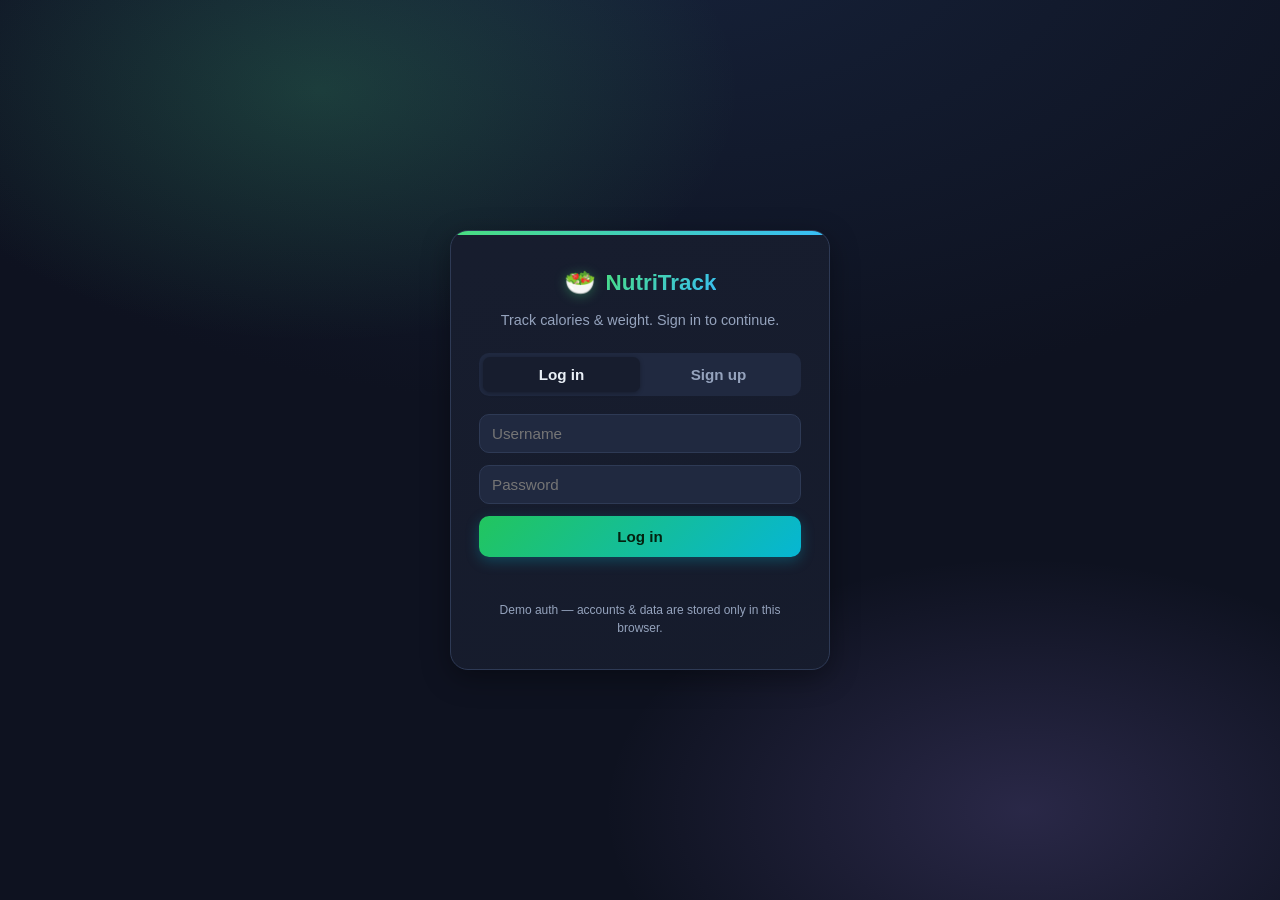
<file: index.html>
<!DOCTYPE html>
<html lang="en">
<head>
  <meta charset="UTF-8" />
  <meta name="viewport" content="width=device-width, initial-scale=1.0" />
  <title>NutriTrack — Calorie &amp; Weight Tracker</title>
  <link rel="stylesheet" href="styles.css" />
</head>
<body>
  <!-- ===== Auth screen ===== -->
  <div id="authScreen" class="auth-screen">
    <div class="auth-card">
      <div class="auth-brand"><span class="logo">🥗</span><h1>NutriTrack</h1></div>
      <p class="auth-tagline">Track calories &amp; weight. Sign in to continue.</p>

      <div class="auth-tabs">
        <button class="auth-tab active" data-tab="login">Log in</button>
        <button class="auth-tab" data-tab="signup">Sign up</button>
      </div>

      <form id="loginForm" class="auth-form">
        <input type="text" id="loginUser" placeholder="Username" autocomplete="username" required />
        <input type="password" id="loginPass" placeholder="Password" autocomplete="current-password" required />
        <button type="submit" class="primary-btn wide">Log in</button>
        <p class="auth-error" id="loginError"></p>
      </form>

      <form id="signupForm" class="auth-form hidden">
        <input type="text" id="signupUser" placeholder="Username" autocomplete="username" required />
        <input type="password" id="signupPass" placeholder="Password (min 6 chars)" autocomplete="new-password" required />
        <input type="password" id="signupPass2" placeholder="Confirm password" autocomplete="new-password" required />
        <button type="submit" class="primary-btn wide">Create account</button>
        <p class="auth-error" id="signupError"></p>
      </form>

      <p class="auth-note">Demo auth — accounts &amp; data are stored only in this browser.</p>
    </div>
  </div>

  <!-- ===== App ===== -->
  <div id="app" class="hidden">
    <!-- Notification toast (login greeting, save errors, etc.) -->
    <div id="toast" class="toast hidden" role="status" aria-live="polite">
      <span class="toast-ico" id="toastIco">👋</span>
      <span class="toast-text" id="toastText"></span>
      <button class="toast-close" id="toastClose" aria-label="Dismiss">×</button>
    </div>

    <header class="topbar">
      <div class="brand">
        <span class="logo">🥗</span>
        <h1>NutriTrack</h1>
      </div>
      <div class="date-nav">
        <button id="prevDay" class="icon-btn" aria-label="Previous day">‹</button>
        <input type="date" id="datePicker" />
        <button id="nextDay" class="icon-btn" aria-label="Next day">›</button>
        <button id="todayBtn" class="ghost-btn">Today</button>
      </div>
      <div class="user-chip">
        <span class="avatar" id="userAvatar">U</span>
        <span id="userName">user</span>
        <button id="logoutBtn" class="ghost-btn">Log out</button>
      </div>
    </header>

    <!-- Tab navigation -->
    <nav class="tabbar" id="tabbar">
      <button class="tab-btn active" data-tab="today"><span class="tab-ico">📅</span>Today</button>
      <button class="tab-btn" data-tab="analytics"><span class="tab-ico">📈</span>Analytics</button>
      <button class="tab-btn" data-tab="settings"><span class="tab-ico">⚙️</span>Settings</button>
    </nav>

    <main>
      <!-- ===== TODAY ===== -->
      <section class="tab-panel active" id="tab-today">
        <!-- Summary cards -->
        <div class="cards">
          <div class="card">
            <div class="card-label">Consumed</div>
            <div class="card-value"><span id="consumed">0</span><span class="unit">kcal</span></div>
          </div>
          <div class="card">
            <div class="card-label">Goal</div>
            <div class="card-value"><span id="goalValue">2000</span><span class="unit">kcal</span></div>
          </div>
          <div class="card">
            <div class="card-label">Remaining</div>
            <div class="card-value"><span id="remaining">2000</span><span class="unit">kcal</span></div>
          </div>
          <div class="card progress-card">
            <div class="card-label">Daily progress</div>
            <div class="progress-track"><div id="progressBar" class="progress-fill"></div></div>
            <div id="progressText" class="progress-text">0%</div>
          </div>
        </div>

        <div class="columns">
          <!-- Food log -->
          <section class="panel">
            <h2>Food log</h2>
            <form id="foodForm" class="inline-form">
              <input type="text" id="foodName" placeholder="Food (e.g. Banana)" required />
              <input type="number" id="foodCals" placeholder="kcal" min="0" step="1" required />
              <button type="submit" class="primary-btn">Add</button>
            </form>
            <ul id="foodList" class="entry-list"></ul>
            <p id="foodEmpty" class="empty">No food logged for this day yet.</p>
          </section>

          <!-- Weight & BMI -->
          <section class="panel">
            <h2>Weight</h2>
            <form id="weightForm" class="inline-form">
              <input type="number" id="weightValue" placeholder="Weight" min="0" step="0.1" required />
              <select id="weightUnit">
                <option value="kg">kg</option>
                <option value="lb">lb</option>
              </select>
              <button type="submit" class="primary-btn">Log</button>
            </form>

            <div class="weight-stats">
              <div><span class="stat-num" id="latestWeight">—</span><span class="stat-cap">Latest</span></div>
              <div><span class="stat-num" id="weightChange">—</span><span class="stat-cap">Change</span></div>
            </div>

            <!-- BMI gauge -->
            <div class="bmi-card">
              <div class="bmi-head">
                <span class="bmi-title">Body Mass Index</span>
                <span class="bmi-cat-badge" id="bmiCategory">BMI</span>
              </div>
              <div class="bmi-num"><span id="bmiValue">—</span></div>
              <div class="bmi-scale">
                <span class="bmi-zone under"></span>
                <span class="bmi-zone normal"></span>
                <span class="bmi-zone over"></span>
                <span class="bmi-zone obese"></span>
                <span class="bmi-marker" id="bmiMarker"></span>
              </div>
              <div class="bmi-legend">
                <span><i class="dot-under"></i>Under</span>
                <span><i class="dot-normal"></i>Normal</span>
                <span><i class="dot-over"></i>Over</span>
                <span><i class="dot-obese"></i>Obese</span>
              </div>
            </div>

            <div class="chart-wrap">
              <svg id="weightChart" viewBox="0 0 400 180" preserveAspectRatio="none"></svg>
              <p id="weightEmpty" class="empty">Log your weight to see a trend.</p>
            </div>
          </section>
        </div>
      </section>

      <!-- ===== ANALYTICS ===== -->
      <section class="tab-panel" id="tab-analytics">
        <section class="panel">
          <div class="panel-head">
            <h2>Analytics</h2>
            <div class="range-toggle" id="rangeToggle">
              <button data-range="7">7d</button>
              <button data-range="14" class="active">14d</button>
              <button data-range="30">30d</button>
            </div>
          </div>

          <div class="stat-grid" id="statGrid"></div>

          <h3 class="sub">Calorie intake</h3>
          <div class="chart-wrap">
            <svg id="calorieChart" viewBox="0 0 600 220"></svg>
            <p id="calorieEmpty" class="empty">Log some food to see calorie trends.</p>
          </div>

          <h3 class="sub">Weight trend <span class="muted-inline">(line = weight, dashed = 7-day average)</span></h3>
          <div class="chart-wrap">
            <svg id="weightTrendChart" viewBox="0 0 600 220"></svg>
            <p id="weightTrendEmpty" class="empty">Log weight on a few days to see the trend.</p>
          </div>
        </section>
      </section>

      <!-- ===== SETTINGS ===== -->
      <section class="tab-panel" id="tab-settings">
        <section class="panel">
          <h2>Settings</h2>
          <form id="settingsForm" class="settings-form">
            <div class="settings-grid">
              <label class="field">Daily calorie goal
                <input type="number" id="goalInput" min="0" step="50" />
              </label>
              <label class="field">Height (cm)
                <input type="number" id="heightInput" min="0" step="0.1" />
              </label>
              <label class="field">Target weight (optional)
                <input type="number" id="targetWeightInput" min="0" step="0.1" />
              </label>
            </div>
            <div class="settings-actions">
              <button type="submit" class="primary-btn">Save</button>
              <button type="button" id="exportBtn" class="ghost-btn">Export data</button>
            </div>
          </form>
          <div class="danger-zone">
            <div>
              <div class="danger-title">Clear my data</div>
              <p class="danger-desc">Permanently delete all tracked food &amp; weight for this account.</p>
            </div>
            <button type="button" id="clearBtn" class="danger-btn">Clear my data</button>
          </div>
        </section>
      </section>
    </main>
  </div>

  <script src="log.js"></script>
  <script src="auth.js"></script>
  <script src="app.js"></script>
</body>
</html>
</file>
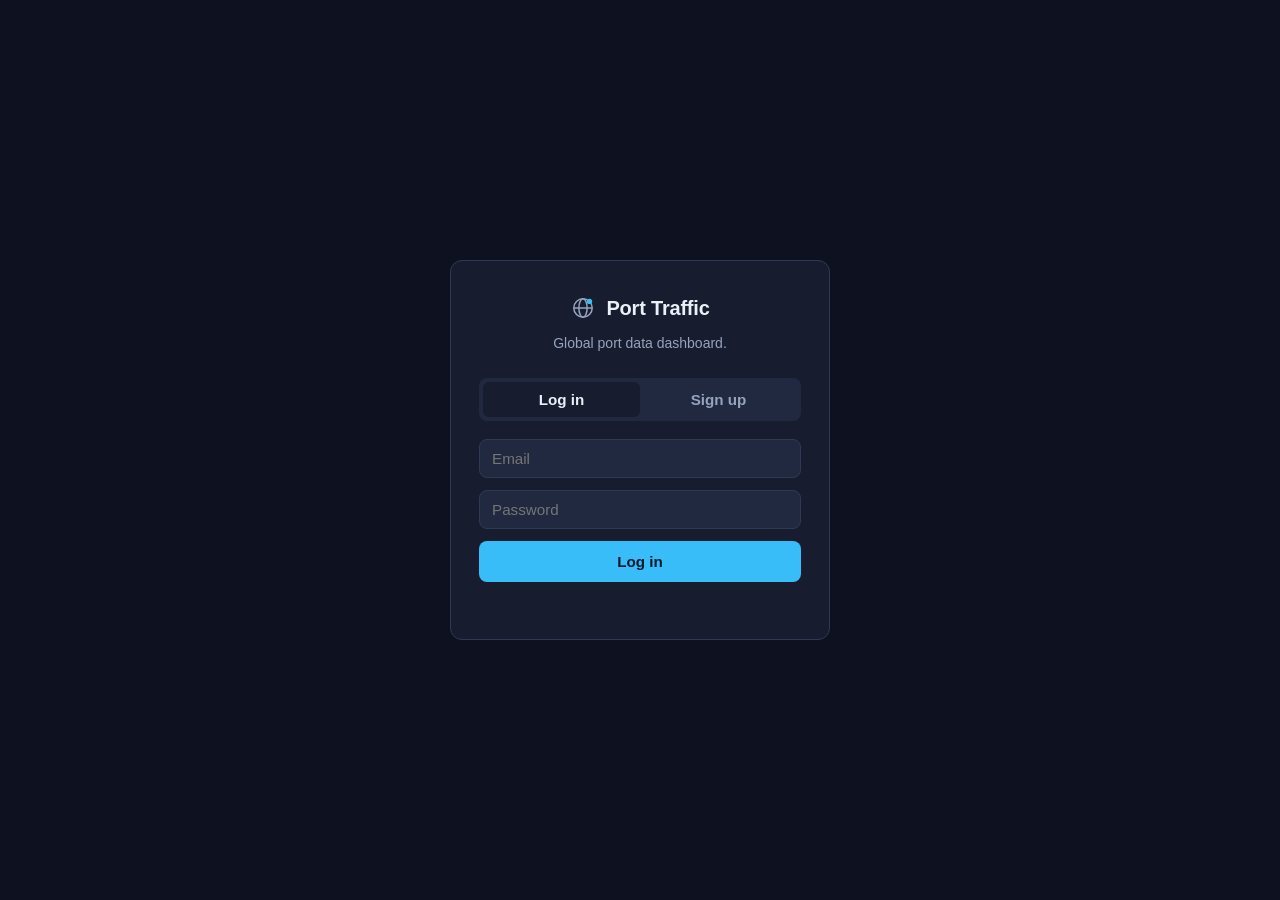
<file: frontend/index.html>
<!DOCTYPE html>
<html lang="en">
<head>
  <meta charset="UTF-8" />
  <meta name="viewport" content="width=device-width, initial-scale=1.0" />
  <title>Port Traffic — Global Port Data</title>
  <link rel="stylesheet" href="styles.css" />
</head>
<body>
  <!-- ===== Auth screen ===== -->
  <div id="authScreen" class="auth-screen">
    <div class="auth-card">
      <div class="auth-brand">
        <span class="logo"><svg viewBox="0 0 24 24" fill="none" aria-hidden="true">
            <circle cx="12" cy="12" r="8.5" class="mark-globe" />
            <ellipse cx="12" cy="12" rx="3.8" ry="8.5" class="mark-globe" />
            <path d="M3.6 12h16.8" class="mark-globe" />
            <circle cx="18" cy="5.9" r="2.5" class="mark-node" />
          </svg></span>
        <h1>Port Traffic</h1>
      </div>
      <p class="auth-tagline">Global port data dashboard.</p>

      <div class="auth-tabs">
        <button class="auth-tab active" data-tab="login">Log in</button>
        <button class="auth-tab" data-tab="signup">Sign up</button>
      </div>

      <form id="loginForm" class="auth-form">
        <input type="email" id="loginEmail" placeholder="Email" autocomplete="email" required />
        <input type="password" id="loginPass" placeholder="Password" autocomplete="current-password" required />
        <button type="submit" class="primary-btn wide">Log in</button>
        <p class="auth-error" id="loginError" role="alert" aria-live="polite"></p>
      </form>

      <form id="signupForm" class="auth-form hidden">
        <input type="email" id="signupEmail" placeholder="Email" autocomplete="email" required />
        <input type="password" id="signupPass" placeholder="Password (min 8 chars)" autocomplete="new-password" minlength="8" required />
        <input type="password" id="signupPass2" placeholder="Confirm password" autocomplete="new-password" required />
        <button type="submit" class="primary-btn wide">Create account</button>
        <p class="auth-error" id="signupError" role="alert" aria-live="polite"></p>
      </form>
    </div>
  </div>

  <!-- ===== App ===== -->
  <div id="app" class="hidden">
    <!-- Notification toast (login greeting, save errors, etc.) -->
    <div id="toast" class="toast hidden" role="status" aria-live="polite">
      <span class="toast-ico" id="toastIco">👋</span>
      <span class="toast-text" id="toastText"></span>
      <button class="toast-close" id="toastClose" aria-label="Dismiss">×</button>
    </div>

    <header class="topbar">
      <div class="brand">
        <span class="brand-mark"><svg viewBox="0 0 24 24" fill="none" aria-hidden="true">
          <circle cx="12" cy="12" r="8.5" class="mark-globe" />
          <ellipse cx="12" cy="12" rx="3.8" ry="8.5" class="mark-globe" />
          <path d="M3.6 12h16.8" class="mark-globe" />
          <circle cx="18" cy="5.9" r="2.5" class="mark-node" />
        </svg></span>
        <span class="brand-name">Port Traffic</span>
      </div>
      <div class="topbar-right">
        <span class="avatar" id="userAvatar">U</span>
        <span id="userName">user</span>
        <button id="logoutBtn" class="ghost-btn">Log out</button>
      </div>
    </header>

    <div class="shell">
      <!-- Section rail. Each item names a group of cards; the panels below
           carry the matching data-section. -->
      <aside class="sidenav">
        <nav id="sideNav" aria-label="Sections">
          <p class="nav-group">Global Port Data</p>
          <ul class="nav-list">
            <li>
              <button type="button" class="nav-item" data-section="throughput"
                      aria-current="page"
                      data-lede="Container throughput in TEU, by country and by region.">
                <span class="nav-name">Container Throughput</span>
                <span class="nav-note">TEU by country and region</span>
              </button>
            </li>
            <li>
              <button type="button" class="nav-item" data-section="arrivals"
                      data-lede="Vessel arrivals per month, split by vessel type.">
                <span class="nav-name">Vessel Arrivals</span>
                <span class="nav-note">Monthly calls by vessel type</span>
              </button>
            </li>
            <li>
              <button type="button" class="nav-item" data-section="routes"
                      data-lede="Port-to-port movements, ranked by the capacity observed on each route.">
                <span class="nav-name">Trade Routes</span>
                <span class="nav-note">Origin and destination ports</span>
              </button>
            </li>
          </ul>
          <p class="nav-group">Data Governance</p>
          <ul class="nav-list">
            <li>
              <button type="button" class="nav-item" data-section="register"
                      data-lede="Every dataset behind this dashboard, with its fields, lineage and quality checks.">
                <span class="nav-name">Data Register</span>
                <span class="nav-note">Sources, fields and checks</span>
              </button>
            </li>
          </ul>
        </nav>
      </aside>

      <div class="views">
        <header class="view-head">
          <h1 id="viewTitle">Container Throughput</h1>
          <p id="viewLede">Container throughput in TEU, by country and by region.</p>
        </header>

        <main id="dashboardView">
          <section class="panel" data-section="throughput">
            <div class="panel-head">
              <h2>Container Throughput by Country</h2>
              <div class="q-slot" data-quality-asset="port_raw.country_port_traffic"></div>
            </div>
            <p class="panel-sub" id="chartSub">Loading&hellip;</p>
            <div class="chart-controls">
              <!-- Years are filled from the data, newest first. "Latest known"
                   is the default and the one mode that draws no ranks. -->
              <select id="yearFilter" aria-label="Filter by year">
                <option value="">Latest known</option>
              </select>
              <select id="regionFilter" aria-label="Filter by region">
                <option value="">All regions</option>
              </select>
              <input type="search" id="countrySearch" aria-label="Find a country"
                     placeholder="Find a country&hellip;" autocomplete="off" />
            </div>
            <svg id="topCountriesChart" viewBox="0 0 600 320"></svg>
          </section>

          <section class="panel" data-section="throughput">
            <div class="panel-head">
              <h2>Country Comparison</h2>
              <div class="q-slot" data-quality-asset="port_mart.country_traffic_summary"></div>
            </div>
            <p class="panel-sub" id="compareSub">Loading&hellip;</p>
            <div class="chart-controls">
              <select id="compareAdd" aria-label="Add a country to compare">
                <option value="">Add a country&hellip;</option>
              </select>
              <div class="segmented" id="compareMeasure" role="group" aria-label="Measure">
                <button type="button" class="seg" data-measure="indexed" aria-pressed="true">Indexed</button>
                <button type="button" class="seg" data-measure="absolute" aria-pressed="false">Absolute TEU</button>
              </div>
            </div>
            <ul class="chips" id="compareChips"></ul>
            <div class="chart-wrap">
              <svg id="compareChart" viewBox="0 0 720 340"></svg>
              <div class="chart-tip hidden" id="compareTip" role="status" aria-live="polite"></div>
            </div>
          </section>

          <section class="panel" data-section="throughput">
            <div class="panel-head">
              <h2>Regional Throughput Trends</h2>
              <div class="q-slot" data-quality-asset="port_mart.traffic_by_region_year"></div>
            </div>
            <p class="panel-sub" id="regionSub">Loading&hellip;</p>
            <div class="chart-wrap">
              <svg id="regionsChart" viewBox="0 0 720 340"></svg>
              <div class="chart-tip hidden" id="regionTip" role="status" aria-live="polite"></div>
            </div>
            <ul class="legend" id="regionLegend"></ul>
          </section>

          <!-- Every port with arrival data, plus the worldwide entry, shared by
               both drill-down pickers below. -->
          <datalist id="portList"></datalist>

          <section class="panel" data-section="arrivals">
            <div class="panel-head">
              <h2>Vessel Arrivals by Type</h2>
              <div class="q-slot" data-quality-asset="port_mart.port_calls_by_type_month"></div>
            </div>
            <p class="panel-sub" id="callsSub">Loading&hellip;</p>
            <div class="chart-controls">
              <input type="search" id="callsPort" list="portList" class="port-picker"
                     aria-label="Narrow to one port" placeholder="All ports &mdash; worldwide"
                     autocomplete="off" />
              <div class="segmented wrap" id="callsType" role="group" aria-label="Vessel type">
                <button type="button" class="seg" data-value="all" aria-pressed="true">All types</button>
                <button type="button" class="seg" data-value="container" aria-pressed="false">Container</button>
                <button type="button" class="seg" data-value="dry_bulk" aria-pressed="false">Dry bulk</button>
                <button type="button" class="seg" data-value="general_cargo" aria-pressed="false">General cargo</button>
                <button type="button" class="seg" data-value="roro" aria-pressed="false">RoRo</button>
                <button type="button" class="seg" data-value="tanker" aria-pressed="false">Tanker</button>
              </div>
            </div>
            <div class="chart-wrap">
              <svg id="callsChart" viewBox="0 0 720 320"></svg>
              <div class="chart-tip hidden" id="callsTip" role="status" aria-live="polite"></div>
            </div>
            <ul class="legend" id="callsLegend"></ul>
          </section>

          <section class="panel" data-section="routes">
            <div class="panel-head">
              <h2 id="linksTitle">Busiest Trade Routes</h2>
              <div class="q-slot" data-quality-asset="port_mart.port_connection_summary"></div>
            </div>
            <p class="panel-sub" id="linksSub">Loading&hellip;</p>
            <div class="chart-controls">
              <input type="search" id="linksPort" list="portList" class="port-picker"
                     aria-label="Narrow to one port" placeholder="All ports &mdash; worldwide"
                     autocomplete="off" />
              <div class="segmented" id="linksDirection" role="group" aria-label="Direction">
                <button type="button" class="seg" data-value="outbound" aria-pressed="true">Destinations</button>
                <button type="button" class="seg" data-value="inbound" aria-pressed="false">Origins</button>
              </div>
              <div class="segmented" id="linksScope" role="group" aria-label="Leg type">
                <button type="button" class="seg" data-value="all" aria-pressed="true">All legs</button>
                <button type="button" class="seg" data-value="international" aria-pressed="false">International</button>
                <button type="button" class="seg" data-value="domestic" aria-pressed="false">Domestic</button>
              </div>
            </div>
            <div class="chart-wrap">
              <svg id="linksChart" viewBox="0 0 720 340"></svg>
              <div class="chart-tip hidden" id="linksTip" role="status" aria-live="polite"></div>
            </div>
            <ul class="legend" id="linksLegend"></ul>
          </section>
        </main>

        <!-- ===== Data register ===== -->
        <main id="registerView" class="hidden">
          <section class="panel">
            <p class="panel-sub" id="registerSub">Loading&hellip;</p>
            <div class="register-layout">
              <div class="asset-list" id="assetList"></div>
              <div class="asset-detail" id="assetDetail" aria-live="polite">
                <p class="empty-note">Loading&hellip;</p>
              </div>
            </div>
          </section>
        </main>
      </div>
    </div>

    <!-- Country detail. Opened from a bar in the per-country chart; a panel
         further down the page was too easy to miss. -->
    <div id="countryModal" class="modal-backdrop hidden" role="dialog" aria-modal="true" aria-labelledby="countryTitle">
      <section class="panel modal-panel" id="countryPanel">
        <button class="modal-close" id="countryClose" aria-label="Close country detail">×</button>
        <div class="panel-head">
          <h2 id="countryTitle">Country Time Series</h2>
          <div class="q-slot" data-quality-asset="port_raw.country_port_traffic"></div>
        </div>
        <p class="panel-sub" id="countrySub">Loading&hellip;</p>
        <div class="chart-wrap">
          <svg id="countryChart" viewBox="0 0 720 260"></svg>
          <div class="chart-tip hidden" id="countryTip" role="status" aria-live="polite"></div>
        </div>
      </section>
    </div>
  </div>

  <script src="log.js"></script>
  <script src="auth.js"></script>
  <script src="quality.js"></script>
  <script src="vessels.js"></script>
  <script src="dashboard.js"></script>
  <script src="register.js"></script>
  <script src="nav.js"></script>
</body>
</html>
</file>
<file: styles.css>
:root {
  --bg: #0e1220;
  --surface: #171d2e;
  --surface-2: #202940;
  --border: #2e3a55;
  --text: #eaf0f7;
  --muted: #95a3bd;
  --accent: #4ade80;
  --accent-dim: #22c55e;
  --danger: #f87171;
  --warn: #f59e0b;
  --info: #60a5fa;
  --violet: #a78bfa;
  --pink: #f472b6;
  --cyan: #38bdf8;
  /* Signature gradients */
  --grad-brand: linear-gradient(135deg, #4ade80, #38bdf8);
  --grad-primary: linear-gradient(135deg, #22c55e, #06b6d4);
  --grad-violet: linear-gradient(135deg, #a78bfa, #f472b6);
  --grad-warm: linear-gradient(135deg, #f59e0b, #f472b6);
  --radius: 14px;
  --radius-sm: 10px;
  --shadow: 0 8px 28px rgba(0, 0, 0, 0.35);
  --maxw: 1040px;
}

* { box-sizing: border-box; margin: 0; padding: 0; }

body {
  font-family: -apple-system, BlinkMacSystemFont, "Segoe UI", Roboto, Helvetica, Arial, sans-serif;
  background:
    radial-gradient(900px 500px at 12% -8%, rgba(74, 222, 128, 0.10), transparent 60%),
    radial-gradient(900px 500px at 100% 0%, rgba(56, 189, 248, 0.10), transparent 55%),
    radial-gradient(1000px 700px at 50% 120%, rgba(167, 139, 250, 0.08), transparent 60%),
    var(--bg);
  background-attachment: fixed;
  color: var(--text);
  line-height: 1.5;
  min-height: 100vh;
}

/* ===== Topbar ===== */
.topbar {
  display: flex;
  align-items: center;
  justify-content: space-between;
  flex-wrap: wrap;
  gap: 12px;
  padding: 16px 24px;
  background: linear-gradient(180deg, rgba(32, 41, 64, 0.75), rgba(23, 29, 46, 0.9));
  backdrop-filter: blur(6px);
  border-bottom: 1px solid var(--border);
  box-shadow: 0 1px 0 rgba(255, 255, 255, 0.03);
}

.brand { display: flex; align-items: center; gap: 10px; }
.brand h1 {
  font-size: 1.35rem; font-weight: 800; letter-spacing: -0.5px;
  background: var(--grad-brand);
  -webkit-background-clip: text; background-clip: text;
  -webkit-text-fill-color: transparent; color: transparent;
}
.logo { font-size: 1.6rem; filter: drop-shadow(0 2px 6px rgba(74, 222, 128, 0.35)); }

.date-nav { display: flex; align-items: center; gap: 8px; }

/* ===== Tab bar ===== */
.tabbar {
  display: flex;
  gap: 4px;
  max-width: var(--maxw);
  margin: 0 auto;
  padding: 12px 24px 0;
  overflow-x: auto;
  scrollbar-width: none;
}
.tabbar::-webkit-scrollbar { display: none; }
.tab-btn {
  display: inline-flex;
  align-items: center;
  gap: 7px;
  background: transparent;
  color: var(--muted);
  font-size: 0.95rem;
  font-weight: 600;
  padding: 11px 18px;
  border-radius: var(--radius-sm) var(--radius-sm) 0 0;
  border-bottom: 2px solid transparent;
  white-space: nowrap;
  transition: color 0.15s ease, background 0.15s ease;
}
.tab-btn:hover { color: var(--text); background: var(--surface); }
.tab-btn.active { color: var(--cyan); border-bottom-color: var(--cyan); background: var(--surface); }
.tab-ico { font-size: 1rem; }

main {
  max-width: var(--maxw);
  margin: 0 auto;
  padding: 24px;
}

/* ===== Tab panels ===== */
.tab-panel { display: none; flex-direction: column; gap: 24px; }
.tab-panel.active { display: flex; }

/* ===== Cards ===== */
.cards {
  display: grid;
  grid-template-columns: repeat(4, 1fr);
  gap: 16px;
}
.card {
  position: relative;
  background: linear-gradient(160deg, var(--surface), rgba(23, 29, 46, 0.7));
  border: 1px solid var(--border);
  border-radius: var(--radius);
  padding: 18px;
  box-shadow: var(--shadow);
  overflow: hidden;
  transition: transform 0.18s ease, border-color 0.18s ease;
}
.card::before {
  content: ""; position: absolute; inset: 0 0 auto 0; height: 3px;
  background: var(--grad-brand);
}
.card:hover { transform: translateY(-2px); border-color: #3c4c6f; }
/* Distinct accent per summary card */
.card:nth-child(1)::before { background: var(--grad-primary); }
.card:nth-child(2)::before { background: var(--grad-violet); }
.card:nth-child(3)::before { background: var(--grad-warm); }
.card:nth-child(4)::before { background: linear-gradient(135deg, #38bdf8, #4ade80); }
.card:nth-child(2) .card-value { color: var(--violet); }
.card:nth-child(3) .card-value { color: var(--warn); }
.card-label { color: var(--muted); font-size: 0.8rem; text-transform: uppercase; letter-spacing: 0.5px; }
.card-value { font-size: 1.8rem; font-weight: 700; margin-top: 6px; }
.card-value .unit { font-size: 0.9rem; color: var(--muted); font-weight: 500; margin-left: 4px; }

.progress-card { display: flex; flex-direction: column; }
.progress-track { height: 10px; background: var(--surface-2); border-radius: 6px; margin: 14px 0 8px; overflow: hidden; }
.progress-fill { height: 100%; width: 0; background: linear-gradient(90deg, #22c55e, #38bdf8); border-radius: 6px; transition: width 0.4s ease; box-shadow: 0 0 12px rgba(56, 189, 248, 0.5); }
.progress-fill.over { background: linear-gradient(90deg, var(--warn), var(--danger)); }
.progress-text { font-size: 0.85rem; color: var(--muted); }

/* ===== Layout columns ===== */
.columns { display: grid; grid-template-columns: 1fr 1fr; gap: 24px; align-items: start; }

.panel {
  background: var(--surface);
  border: 1px solid var(--border);
  border-radius: var(--radius);
  padding: 20px;
  box-shadow: var(--shadow);
}
.panel h2 {
  font-size: 1.05rem; margin-bottom: 16px; font-weight: 700;
  display: flex; align-items: center; gap: 10px;
}
.panel h2::before {
  content: ""; width: 4px; height: 1.05rem; border-radius: 3px;
  background: var(--grad-brand);
}

/* ===== Forms ===== */
.inline-form { display: flex; flex-wrap: wrap; gap: 10px; align-items: flex-end; }
input, select {
  background: var(--surface-2);
  border: 1px solid var(--border);
  color: var(--text);
  padding: 10px 12px;
  border-radius: var(--radius-sm);
  font-size: 0.95rem;
  outline: none;
}
input:focus, select:focus { border-color: var(--cyan); box-shadow: 0 0 0 3px rgba(56, 189, 248, 0.18); }
#foodName { flex: 1 1 140px; }
#foodCals, #weightValue { width: 90px; }
input[type="date"] { color-scheme: dark; }

.field { display: flex; flex-direction: column; gap: 6px; font-size: 0.85rem; color: var(--muted); }
.field input { color: var(--text); }

/* ===== Buttons ===== */
button { cursor: pointer; font-size: 0.95rem; border-radius: var(--radius-sm); border: none; font-family: inherit; }
.primary-btn {
  background: var(--grad-primary); color: #04210f; font-weight: 700; padding: 10px 18px;
  box-shadow: 0 4px 14px rgba(6, 182, 212, 0.28);
  transition: filter 0.15s ease, transform 0.15s ease;
}
.primary-btn:hover { filter: brightness(1.08); transform: translateY(-1px); }
.primary-btn:active { transform: translateY(0); }
.ghost-btn { background: transparent; color: var(--text); border: 1px solid var(--border); padding: 9px 14px; }
.ghost-btn:hover { background: var(--surface-2); }
.danger-btn { background: transparent; color: var(--danger); border: 1px solid var(--danger); padding: 9px 14px; }
.danger-btn:hover { background: rgba(248, 113, 113, 0.12); }
.icon-btn { background: var(--surface-2); color: var(--text); width: 34px; height: 34px; font-size: 1.2rem; line-height: 1; }
.icon-btn:hover { background: var(--border); }

/* ===== Entry list ===== */
.entry-list { list-style: none; margin-top: 14px; display: flex; flex-direction: column; gap: 8px; }
.entry {
  display: flex; align-items: center; justify-content: space-between;
  background: var(--surface-2); border-radius: var(--radius-sm); padding: 10px 14px;
}
.entry-name { font-weight: 500; }
.entry-cals { color: var(--muted); margin-left: auto; margin-right: 12px; }
.entry-del { background: transparent; color: var(--muted); font-size: 1.1rem; padding: 0 4px; }
.entry-del:hover { color: var(--danger); }

.empty { color: var(--muted); font-size: 0.88rem; margin-top: 14px; font-style: italic; }

/* ===== Weight stats ===== */
.weight-stats { display: flex; gap: 28px; margin: 16px 0; }
.weight-stats div { display: flex; flex-direction: column; }
.stat-num { font-size: 1.4rem; font-weight: 700; }
.stat-cap { font-size: 0.75rem; color: var(--muted); text-transform: uppercase; letter-spacing: 0.5px; }
.up { color: var(--danger); }
.down { color: var(--accent); }

/* ===== BMI gauge ===== */
.bmi-card {
  background: var(--surface-2);
  border: 1px solid var(--border);
  border-radius: var(--radius);
  padding: 16px;
  margin: 4px 0 18px;
}
.bmi-head { display: flex; align-items: center; justify-content: space-between; }
.bmi-title { font-size: 0.75rem; text-transform: uppercase; letter-spacing: 0.5px; color: var(--muted); font-weight: 600; }
.bmi-cat-badge {
  font-size: 0.75rem; font-weight: 700; padding: 3px 10px; border-radius: 999px;
  background: var(--border); color: var(--muted);
}
.bmi-cat-badge.under  { background: rgba(96, 165, 250, 0.18); color: #60a5fa; }
.bmi-cat-badge.normal { background: rgba(74, 222, 128, 0.18); color: var(--accent); }
.bmi-cat-badge.over   { background: rgba(245, 158, 11, 0.18); color: var(--warn); }
.bmi-cat-badge.obese  { background: rgba(248, 113, 113, 0.18); color: var(--danger); }

.bmi-num { font-size: 2.2rem; font-weight: 800; line-height: 1.1; margin: 6px 0 14px; letter-spacing: -1px; }

.bmi-scale { position: relative; display: flex; height: 8px; border-radius: 6px; overflow: hidden; }
.bmi-zone { height: 100%; }
.bmi-zone.under  { width: 14%; background: #60a5fa; }
.bmi-zone.normal { width: 26%; background: var(--accent); }
.bmi-zone.over   { width: 20%; background: var(--warn); }
.bmi-zone.obese  { width: 40%; background: var(--danger); }
.bmi-marker {
  position: absolute; top: 50%; left: 0;
  width: 14px; height: 14px; border-radius: 50%;
  background: #fff; border: 2px solid var(--bg);
  transform: translate(-50%, -50%);
  box-shadow: 0 1px 4px rgba(0,0,0,0.5);
  transition: left 0.4s ease;
  display: none;
}
.bmi-legend { display: flex; flex-wrap: wrap; gap: 14px; margin-top: 12px; font-size: 0.72rem; color: var(--muted); }
.bmi-legend span { display: inline-flex; align-items: center; gap: 5px; }
.bmi-legend i { width: 9px; height: 9px; border-radius: 50%; display: inline-block; }
.dot-under  { background: #60a5fa; }
.dot-normal { background: var(--accent); }
.dot-over   { background: var(--warn); }
.dot-obese  { background: var(--danger); }

/* ===== Charts ===== */
.chart-wrap { position: relative; }
#weightChart { width: 100%; height: 180px; display: block; }
#weightChart .line { fill: none; stroke: var(--accent); stroke-width: 2.5; }
#weightChart .area { fill: rgba(74, 222, 128, 0.12); }
#weightChart .dot { fill: var(--accent); }
#weightChart .grid { stroke: var(--border); stroke-width: 1; }

/* ===== Utility ===== */
.hidden { display: none !important; }

/* ===== Auth screen ===== */
.auth-screen {
  position: fixed;
  inset: 0;
  display: flex;
  align-items: center;
  justify-content: center;
  padding: 24px;
  background:
    radial-gradient(700px 420px at 25% 10%, rgba(74, 222, 128, 0.18), transparent 60%),
    radial-gradient(700px 420px at 80% 90%, rgba(167, 139, 250, 0.18), transparent 60%),
    radial-gradient(900px 500px at 50% -10%, #16223a, var(--bg));
}
.auth-card {
  position: relative;
  width: 100%;
  max-width: 380px;
  background: linear-gradient(160deg, var(--surface), rgba(23, 29, 46, 0.85));
  border: 1px solid var(--border);
  border-radius: 18px;
  padding: 32px 28px;
  box-shadow: var(--shadow);
  overflow: hidden;
}
.auth-card::before {
  content: ""; position: absolute; inset: 0 0 auto 0; height: 4px;
  background: var(--grad-brand);
}
.auth-brand { display: flex; align-items: center; gap: 10px; justify-content: center; }
.auth-brand h1 {
  font-size: 1.4rem; font-weight: 800;
  background: var(--grad-brand);
  -webkit-background-clip: text; background-clip: text;
  -webkit-text-fill-color: transparent; color: transparent;
}
.auth-tagline { text-align: center; color: var(--muted); font-size: 0.9rem; margin: 8px 0 22px; }

.auth-tabs { display: flex; background: var(--surface-2); border-radius: var(--radius-sm); padding: 4px; margin-bottom: 18px; }
.auth-tab {
  flex: 1; background: transparent; color: var(--muted);
  padding: 9px; font-weight: 600; border-radius: 7px;
}
.auth-tab.active { background: var(--surface); color: var(--text); box-shadow: 0 1px 4px rgba(0,0,0,0.3); }

.auth-form { display: flex; flex-direction: column; gap: 12px; }
.auth-form input { width: 100%; }
.wide { width: 100%; padding: 12px; }
.auth-error { color: var(--danger); font-size: 0.85rem; min-height: 1em; text-align: center; }
.auth-note { color: var(--muted); font-size: 0.75rem; text-align: center; margin-top: 18px; }

/* ===== User chip ===== */
.user-chip { display: flex; align-items: center; gap: 10px; }
.avatar {
  width: 32px; height: 32px; border-radius: 50%;
  background: var(--grad-violet); color: #1a0b2e;
  display: flex; align-items: center; justify-content: center;
  font-weight: 700; font-size: 0.95rem;
  box-shadow: 0 2px 10px rgba(167, 139, 250, 0.4);
}
#userName { font-weight: 600; font-size: 0.9rem; }

/* ===== Analytics ===== */
.panel-head { display: flex; align-items: center; justify-content: space-between; margin-bottom: 16px; }
.panel-head h2 { margin-bottom: 0; }
.range-toggle { display: flex; background: var(--surface-2); border-radius: 9px; padding: 3px; }
.range-toggle button { background: transparent; color: var(--muted); padding: 6px 12px; font-size: 0.8rem; font-weight: 600; }
.range-toggle button.active { background: var(--surface); color: var(--text); }

.sub { font-size: 0.9rem; font-weight: 600; color: var(--text); margin: 22px 0 10px; }
.muted-inline { color: var(--muted); font-weight: 400; font-size: 0.78rem; }

.stat-grid { display: grid; grid-template-columns: repeat(3, 1fr); gap: 12px; }
.stat-tile {
  position: relative; background: var(--surface-2); border-radius: 11px; padding: 14px;
  border: 1px solid var(--border); overflow: hidden;
}
.stat-tile::before { content: ""; position: absolute; inset: 0 auto 0 0; width: 3px; background: var(--grad-brand); }
.stat-tile:nth-child(3n+1)::before { background: linear-gradient(180deg, #4ade80, #22c55e); }
.stat-tile:nth-child(3n+2)::before { background: linear-gradient(180deg, #38bdf8, #60a5fa); }
.stat-tile:nth-child(3n+3)::before { background: linear-gradient(180deg, #a78bfa, #f472b6); }
.stat-tile-val { font-size: 1.5rem; font-weight: 700; }
.stat-tile-unit { font-size: 0.8rem; color: var(--muted); font-weight: 500; }
.stat-tile-lbl { font-size: 0.75rem; color: var(--muted); text-transform: uppercase; letter-spacing: 0.4px; margin-top: 4px; }

#calorieChart, #weightTrendChart { width: 100%; height: 220px; display: block; }
.bar { fill: var(--cyan); }
.bar.over { fill: var(--pink); }
.goal-line { stroke: var(--muted); stroke-width: 1.5; stroke-dasharray: 5 4; }
.goal-text { fill: var(--muted); }
.axis { fill: var(--muted); font-size: 10px; }
.ma-line { fill: none; stroke: #facc15; stroke-width: 2; stroke-dasharray: 5 4; }

/* ===== Settings ===== */
.settings-form { display: flex; flex-direction: column; gap: 18px; }
.settings-grid { display: grid; grid-template-columns: repeat(3, 1fr); gap: 16px; }
.settings-grid .field input { width: 100%; }
.settings-actions { display: flex; gap: 10px; flex-wrap: wrap; }
.danger-zone {
  display: flex; align-items: center; justify-content: space-between; gap: 16px;
  margin-top: 20px; padding: 16px; flex-wrap: wrap;
  border: 1px solid rgba(248, 113, 113, 0.35); border-radius: var(--radius);
  background: rgba(248, 113, 113, 0.05);
}
.danger-title { font-weight: 600; font-size: 0.95rem; }
.danger-desc { color: var(--muted); font-size: 0.82rem; margin-top: 2px; }

/* ===== Responsive ===== */
@media (max-width: 760px) {
  .cards { grid-template-columns: repeat(2, 1fr); }
  .columns { grid-template-columns: 1fr; }
  .stat-grid { grid-template-columns: repeat(2, 1fr); }
  .settings-grid { grid-template-columns: 1fr; }
  .topbar { flex-direction: column; align-items: stretch; }
  .date-nav { justify-content: center; }
  .user-chip { justify-content: center; }
  main { padding: 18px; }
  .tabbar { padding: 12px 18px 0; }
}

@media (max-width: 420px) {
  .cards { grid-template-columns: 1fr; }
  .stat-grid { grid-template-columns: 1fr; }
}

/* ===== Welcome toast ===== */
.toast {
  position: fixed;
  top: 20px;
  left: 50%;
  z-index: 50;
  display: flex;
  align-items: center;
  gap: 10px;
  max-width: calc(100vw - 32px);
  padding: 12px 14px 12px 16px;
  background: var(--surface-2);
  border: 1px solid var(--border);
  border-left: 3px solid var(--accent);
  border-radius: var(--radius-sm);
  box-shadow: var(--shadow);
  transform: translateX(-50%) translateY(-12px);
  opacity: 0;
  transition: opacity 0.25s ease, transform 0.25s ease;
}
.toast.show {
  opacity: 1;
  transform: translateX(-50%) translateY(0);
}
.toast.hidden { display: none; }
.toast.error { border-left-color: var(--danger); }
.toast-ico { font-size: 1.2rem; }
.toast-text { font-size: 0.92rem; font-weight: 600; }
.toast-close {
  margin-left: 4px;
  border: none;
  background: transparent;
  color: var(--muted);
  font-size: 1.2rem;
  line-height: 1;
  cursor: pointer;
  padding: 0 2px;
}
.toast-close:hover { color: var(--text); }
</file>
<file: frontend/styles.css>
/* How tall a chart may be: enough that the first card of a section is whole
   before anything scrolls. A chart scales to its viewBox, so on a wide column
   it is tall enough on its own to push its card off the screen — on a short
   screen the chart is what gives, not the card's text. The subtracted figures
   are the chrome above and around a chart; the second allows for a card that
   also carries controls, chips or a legend.

   Height is held by capping the *width* of the chart — never by max-height,
   which would letterbox the SVG inside its box while the crosshairs and
   tooltips go on mapping the pointer through the box's own width. What is
   capped is the wrapper, so the SVG and the element its tooltip is positioned
   against stay exactly the same width. */
:root {
  --chart-h: max(260px, calc(100vh - 340px));
  --chart-h-controls: max(260px, calc(100vh - 415px));

  --bg: #0e1220;
  --surface: #171d2e;
  --surface-2: #202940;
  --border: #2e3a55;
  --text: #eaf0f7;
  --muted: #95a3bd;
  --danger: #f87171;
  --info: #60a5fa;
  --cyan: #38bdf8;
  /* Selected state in the bar chart. Kept distinct from --cyan so a selected
     bar is unmistakable against its neighbours. */
  --accent: #4ade80;
  --mono: ui-monospace, SFMono-Regular, Menlo, Consolas, "Liberation Mono", monospace;
  /* Register quality. One colour per status the API computes, always paired
     with a glyph and a word so the status never rests on colour alone. */
  --q-green: #4ade80;
  --q-amber: #fbbf24;
  --q-red: #f87171;
  --radius: 12px;
  --radius-sm: 8px;
  --shadow: 0 1px 3px rgba(0, 0, 0, 0.28);
  --maxw: 1040px;
}

* { box-sizing: border-box; margin: 0; padding: 0; }

body {
  font-family: -apple-system, BlinkMacSystemFont, "Segoe UI", Roboto, Helvetica, Arial, sans-serif;
  background: var(--bg);
  color: var(--text);
  line-height: 1.5;
  min-height: 100vh;
}

/* ===== Topbar ===== */
.topbar {
  display: flex;
  align-items: center;
  justify-content: space-between;
  flex-wrap: wrap;
  gap: 12px;
  padding: 10px 24px;
  background: var(--surface);
  border-bottom: 1px solid var(--border);
}

.brand { display: flex; align-items: center; gap: 10px; }
.brand-name { font-size: 1.05rem; font-weight: 600; letter-spacing: -0.1px; color: var(--text); }

/* Shared brand mark. The globe reads as the whole dataset; the single filled
   node is the one accent on the page's chrome. */
.brand-mark, .logo { display: inline-flex; }
.brand-mark svg { width: 22px; height: 22px; }
.logo svg { width: 26px; height: 26px; }
.mark-globe { stroke: var(--muted); stroke-width: 1.4; }
.mark-node { fill: var(--cyan); }

/* ===== Shell: section rail beside the cards ===== */
.shell {
  display: flex;
  align-items: flex-start;
  max-width: 1340px;
  margin: 0 auto;
}

.sidenav {
  flex: none;
  width: 232px;
  align-self: stretch;
  position: sticky;
  top: 0;
  padding: 18px 14px 40px;
  background: var(--surface);
  border-right: 1px solid var(--border);
}
/* The rail stretches to the full height of the cards beside it, so it is the
   nav inside it that follows the reader down a long section. */
.sidenav nav { position: sticky; top: 14px; }

.nav-group {
  font-size: 0.68rem; font-weight: 700; letter-spacing: 0.08em;
  text-transform: uppercase; color: var(--muted);
  margin: 0 12px 8px;
}
/* A second group is a different kind of thing, not more of the same — the
   rule above it stops "Data Governance" reading as another data section. */
.nav-group ~ .nav-group {
  margin-top: 22px; padding-top: 18px;
  border-top: 1px solid var(--border);
}
.nav-list { list-style: none; display: flex; flex-direction: column; gap: 2px; }

.nav-item {
  width: 100%; display: flex; flex-direction: column; gap: 1px;
  padding: 9px 12px; text-align: left;
  background: transparent; color: var(--text);
  border: 1px solid transparent; border-radius: var(--radius-sm);
}
.nav-item:hover { background: var(--surface-2); }
.nav-item:focus-visible { outline: 2px solid var(--cyan); outline-offset: 1px; }
/* The chosen section carries a colour bar as well as a fill, so it does not
   rest on a background shade alone. */
.nav-item[aria-current="page"] {
  background: var(--surface-2); border-color: var(--border);
  box-shadow: inset 2px 0 0 var(--cyan);
}
.nav-name { font-size: 0.875rem; font-weight: 600; }
.nav-note { font-size: 0.72rem; color: var(--muted); line-height: 1.35; }

.views { flex: 1 1 auto; min-width: 0; }

/* One head for whichever section is open; nav.js fills it from the rail. */
.view-head {
  max-width: var(--maxw); margin: 0 auto;
  padding: 18px 24px 0;
}
.view-head h1 { font-size: 1.15rem; font-weight: 600; letter-spacing: -0.2px; }
.view-head p { color: var(--muted); font-size: 0.85rem; margin-top: 4px; }

main {
  max-width: var(--maxw);
  margin: 0 auto;
  padding: 16px 24px 56px;
  /* The two charts are different grains; the gap keeps them from reading as
     one continuous panel. */
  display: flex;
  flex-direction: column;
  gap: 40px;
}

/* ===== Panels ===== */
.panel {
  background: var(--surface);
  border: 1px solid var(--border);
  border-radius: var(--radius);
  padding: 20px;
}
.panel h2 {
  font-size: 1rem; margin-bottom: 12px; font-weight: 600; letter-spacing: -0.1px;
}
.panel-sub { color: var(--muted); font-size: 0.85rem; margin: -8px 0 16px; }
/* The register panel is titled by the view head, so its summary is the first
   thing in the card and has no heading to sit under. */
.panel > .panel-sub:first-child { margin-top: 0; }

/* ===== Quality status =====
   Shared by the data register and the badges on the dashboard panels, so
   one status renders identically wherever it is shown. */
/* Colour, glyph and word together — never colour alone. */
.q-dot {
  flex: none; width: 16px; height: 16px; margin-top: 2px;
  display: flex; align-items: center; justify-content: center;
  border-radius: 50%; font-size: 0.62rem; font-weight: 700; color: var(--bg);
}
.q-dot.q-green { background: var(--q-green); }
.q-dot.q-amber { background: var(--q-amber); }
.q-dot.q-red { background: var(--q-red); }

.q-pill {
  display: inline-flex; align-items: center; gap: 6px; flex: none;
  padding: 3px 10px 3px 8px; border-radius: 999px;
  font-size: 0.72rem; font-weight: 700; letter-spacing: 0.02em;
  border: 1px solid currentColor;
}
.q-pill.q-green { color: var(--q-green); }
.q-pill.q-amber { color: var(--q-amber); }
.q-pill.q-red { color: var(--q-red); }
.q-glyph { font-size: 0.78rem; line-height: 1; }

/* ===== Panel quality badge =====
   The register's verdict on the data a panel is drawn from, in its corner.
   Small and quiet by design — it sits beside a chart, not on top of it. */
.panel-head {
  display: flex; align-items: flex-start; justify-content: space-between; gap: 14px;
}
.q-slot { flex: none; }

/* Nothing renders until the status is known: an empty corner is honest, a
   green dot that has not been earned is not. */
.q-badge { position: relative; display: none; }
.q-badge.q-badge-ready { display: block; }

.q-badge-btn {
  display: inline-flex; align-items: center; gap: 6px;
  background: transparent; border: none; padding: 2px;
  font-size: 0.72rem; opacity: 0.82;
}
.q-badge:hover .q-badge-btn, .q-badge-btn:focus-visible { opacity: 1; }
.q-badge-btn:focus-visible { outline: 2px solid var(--cyan); outline-offset: 2px; border-radius: 999px; }
.q-badge-btn:disabled { cursor: default; }
.q-badge-dot { width: 14px; height: 14px; margin-top: 0; font-size: 0.56rem; }
.q-dot.q-unknown { background: var(--muted); }
/* Green is left to the dot alone. Amber and red carry the word too, so a
   problem in the corner of a chart is never colour on its own. */
.q-badge-word { font-weight: 700; letter-spacing: 0.02em; }
.q-badge-word.q-amber { color: var(--q-amber); }
.q-badge-word.q-red { color: var(--q-red); }

/* Hangs below the dot, aligned to the panel's right edge. */
.q-badge-pop {
  position: absolute; top: calc(100% + 8px); right: 0; z-index: 20;
  width: 310px; max-width: calc(100vw - 56px);
  padding: 12px 14px;
  text-align: left; cursor: default;
  background: var(--surface-2);
  border: 1px solid var(--border);
  border-radius: var(--radius-sm);
  box-shadow: 0 10px 30px rgba(0, 0, 0, 0.45);
}
.q-pop-head { display: flex; align-items: center; flex-wrap: wrap; gap: 8px; }
.q-pop-key {
  font-family: var(--mono); font-size: 0.7rem; color: var(--muted);
  overflow-wrap: anywhere;
}
.q-pop-note { color: var(--muted); font-size: 0.76rem; margin-top: 8px; }
/* An asset with nothing verifying it is a finding, not a blank slot. */
.q-pop-bad { color: var(--q-red); }
.q-pop-checks { color: var(--muted); font-size: 0.76rem; margin-top: 10px; }

.q-check-list { list-style: none; display: flex; flex-direction: column; gap: 7px; }
.q-check {
  display: flex; flex-direction: column; gap: 1px;
  padding-left: 8px; border-left: 2px solid var(--border);
}
.q-check-pass { border-left-color: var(--q-green); }
.q-check-fail { border-left-color: var(--q-red); }
.q-check-head { display: flex; align-items: baseline; gap: 6px; }
.q-check-glyph { font-size: 0.72rem; font-weight: 700; }
.q-check-pass .q-check-glyph { color: var(--q-green); }
.q-check-fail .q-check-glyph { color: var(--q-red); }
.q-check-name {
  font-family: var(--mono); font-size: 0.72rem; font-weight: 600;
  color: var(--text); overflow-wrap: anywhere;
}
.q-check-detail { color: var(--muted); font-size: 0.72rem; }

.q-pop-foot {
  display: flex; flex-direction: column; align-items: flex-start; gap: 3px;
  margin-top: 11px; padding-top: 10px; border-top: 1px solid var(--border);
}
.q-pop-source { font-size: 0.74rem; color: var(--text); }
.q-pop-run { font-size: 0.7rem; color: var(--muted); }
.q-pop-link {
  margin-top: 5px; padding: 0;
  background: transparent; color: var(--cyan);
  font-size: 0.76rem; font-weight: 600; text-decoration: underline;
  text-underline-offset: 3px;
}
.q-pop-link:focus-visible { outline: 2px solid var(--cyan); outline-offset: 2px; }

/* ===== Forms ===== */
input, select {
  background: var(--surface-2);
  border: 1px solid var(--border);
  color: var(--text);
  padding: 10px 12px;
  border-radius: var(--radius-sm);
  font-size: 0.95rem;
  outline: none;
}
input:focus, select:focus { border-color: var(--cyan); box-shadow: 0 0 0 3px rgba(56, 189, 248, 0.18); }

/* ===== Buttons ===== */
button { cursor: pointer; font-size: 0.95rem; border-radius: var(--radius-sm); border: none; font-family: inherit; }
.primary-btn {
  background: var(--cyan); color: #08192b; font-weight: 600; padding: 10px 18px;
  transition: background 0.15s ease;
}
.primary-btn:hover { background: #5cc9fa; }
.ghost-btn {
  background: transparent; color: var(--text); border: 1px solid var(--border);
  padding: 7px 12px; font-size: 0.85rem;
}
.ghost-btn:hover { background: var(--surface-2); }

/* ===== Utility ===== */
.hidden { display: none !important; }

/* ===== Auth screen ===== */
.auth-screen {
  position: fixed;
  inset: 0;
  display: flex;
  align-items: center;
  justify-content: center;
  padding: 24px;
  background: var(--bg);
}
.auth-card {
  position: relative;
  width: 100%;
  max-width: 380px;
  background: var(--surface);
  border: 1px solid var(--border);
  border-radius: var(--radius);
  padding: 32px 28px;
}
.auth-brand { display: flex; align-items: center; gap: 10px; justify-content: center; }
.auth-brand h1 { font-size: 1.25rem; font-weight: 600; letter-spacing: -0.2px; color: var(--text); }
.auth-tagline { text-align: center; color: var(--muted); font-size: 0.875rem; margin: 10px 0 24px; }

.auth-tabs { display: flex; background: var(--surface-2); border-radius: var(--radius-sm); padding: 4px; margin-bottom: 18px; }
.auth-tab {
  flex: 1; background: transparent; color: var(--muted);
  padding: 9px; font-weight: 600; border-radius: 6px;
}
.auth-tab.active { background: var(--surface); color: var(--text); }

.auth-form { display: flex; flex-direction: column; gap: 12px; }
.auth-form input { width: 100%; }
.wide { width: 100%; padding: 12px; }
.auth-error { color: var(--danger); font-size: 0.85rem; min-height: 1em; text-align: center; }

/* ===== User chip ===== */
.topbar-right { display: flex; align-items: center; gap: 10px; }
.avatar {
  width: 28px; height: 28px; border-radius: 50%;
  background: var(--surface-2); border: 1px solid var(--border); color: var(--muted);
  display: flex; align-items: center; justify-content: center;
  font-weight: 600; font-size: 0.8rem;
}
#userName { font-weight: 500; font-size: 0.85rem; color: var(--muted); }

/* ===== Port charts ===== */
/* 600 x 320 viewBox, and the one chart with no tooltip of its own to keep
   aligned, so the cap can sit on the SVG itself. */
#topCountriesChart {
  width: 100%; height: auto; display: block;
  max-width: calc(var(--chart-h) * 1.875);
}
/* SVG text has no inherited colour — every text node needs an explicit fill. */
#topCountriesChart text { font-size: 11px; }
.bar { fill: var(--cyan); }
.bar-label { fill: var(--text); }
.bar-value { fill: var(--muted); font-weight: 600; }
/* Global rank, kept alongside the name so a filtered view still says where a
   country sits in the full field. */
.bar-rank { fill: var(--muted); font-size: 10px; }
/* The year each bar's value comes from — subordinate to the value itself. */
.bar-year { fill: var(--muted); font-weight: 400; opacity: 0.75; font-size: 10px; }
.axis { fill: var(--muted); font-size: 10px; }

/* Each bar is a row-wide button that opens that country's time series. */
.bar-row { cursor: pointer; }
.bar-hit { fill: transparent; }
.bar-row:hover .bar { fill: var(--info); }
.bar-row:hover .bar-value { fill: var(--text); }
.bar-row:focus { outline: none; }
.bar-row:focus-visible .bar-hit { stroke: var(--cyan); stroke-width: 2; rx: 6; }
.bar-row[aria-current="true"] .bar { fill: var(--accent); }
.bar-row[aria-current="true"] .bar-label { fill: var(--text); font-weight: 600; }
.bar-row[aria-current="true"] .bar-value { fill: var(--text); }

#regionsChart, #countryChart, #compareChart { width: 100%; height: auto; display: block; overflow: visible; }

.grid { stroke: var(--border); stroke-width: 1; }
.series-line { fill: none; stroke-width: 2; stroke-linejoin: round; stroke-linecap: round; }
.series-area { opacity: 0.12; stroke: none; }
/* 2px surface ring keeps overlapping dots separable. */
.series-dot { stroke: var(--surface); stroke-width: 2; }
.crosshair { stroke: var(--border); stroke-width: 1; stroke-dasharray: 4 4; }

/* ===== Vessel arrival cards ===== */
#callsChart, #linksChart { width: 100%; height: auto; display: block; overflow: visible; }
/* Same as the country chart: SVG text inherits no colour, so every text node in
   here carries one of the .axis / .bar-* classes above, which supply the fill. */
#callsChart text, #linksChart text { font-size: 11px; }

/* One bar per origin or destination port. Hovering anywhere on the row lifts
   the bar and opens its tooltip, so a short bar is no harder to reach than a
   long one. */
.leg-row { cursor: default; }
.leg-bar { transition: opacity 0.12s ease; }
.leg-row:hover .leg-bar { opacity: 0.82; }
.leg-row:hover .bar-value { fill: var(--text); }

/* Port names are longer than country names and there are 2,065 of them, so the
   picker is a typeahead over a datalist rather than a select. */
.port-picker { flex: 1 1 220px; max-width: 300px; }

/* Six vessel types do not fit one line on a narrow panel. */
.segmented.wrap { flex-wrap: wrap; }

/* ===== Chart controls ===== */
.chart-controls {
  display: flex; flex-wrap: wrap; align-items: center; gap: 10px;
  margin-bottom: 18px;
}
.chart-controls select, .chart-controls input {
  font-size: 0.85rem; padding: 7px 10px;
}
.chart-controls select { min-width: 168px; }
/* The year picker holds "Latest known" or a four-digit year, nothing wider. */
.chart-controls select#yearFilter { min-width: 128px; }
.chart-controls input { flex: 1 1 180px; max-width: 260px; }
.chart-controls select:disabled { opacity: 0.5; cursor: not-allowed; }

/* Measure switch. Pushed to the trailing edge, away from the pickers. */
.segmented {
  display: inline-flex; gap: 3px; margin-left: auto; padding: 3px;
  background: var(--surface-2); border: 1px solid var(--border);
  border-radius: var(--radius-sm);
}
.seg {
  background: transparent; color: var(--muted);
  padding: 5px 12px; font-size: 0.8rem; font-weight: 500; border-radius: 5px;
}
.seg:hover { color: var(--text); }
.seg[aria-pressed="true"] { background: var(--surface); color: var(--text); font-weight: 600; }
.seg:focus-visible { outline: 2px solid var(--cyan); outline-offset: 1px; }

/* ===== Comparison chips ===== */
/* One chip per selected country: colour key, name, growth rate, remove. */
.chips {
  list-style: none; display: flex; flex-wrap: wrap; gap: 8px;
  margin-bottom: 16px; font-size: 0.78rem;
}
.chip {
  display: inline-flex; align-items: center; gap: 8px;
  padding: 4px 5px 4px 10px;
  background: var(--surface-2); border: 1px solid var(--border);
  border-radius: 999px;
}
.chip i { width: 9px; height: 9px; border-radius: 2px; flex: none; }
.chip-cagr { color: var(--muted); font-variant-numeric: tabular-nums; }
.chip-remove {
  width: 18px; height: 18px; flex: none;
  background: transparent; color: var(--muted);
  font-size: 0.95rem; line-height: 1; border-radius: 50%;
}
.chip-remove:hover { background: var(--border); color: var(--text); }
.chip-remove:focus-visible { outline: 2px solid var(--cyan); outline-offset: 1px; }

/* ===== Legend ===== */
.legend {
  list-style: none; display: flex; flex-wrap: wrap; gap: 8px 18px;
  margin-top: 14px; font-size: 0.78rem; color: var(--muted);
}
.legend li { display: inline-flex; align-items: center; gap: 6px; }
.legend i { width: 9px; height: 9px; border-radius: 2px; flex: none; }

/* ===== Chart tooltip ===== */
.chart-wrap { position: relative; }
/* The height cap, applied to the wrapper the tooltip is positioned against.
   Every wrapped chart is a 720-unit viewBox 320 or 340 tall; the taller of the
   two sets the ratio, so none of them exceeds the budget. The modal's chart is
   left out — it is sized by the modal, not by the section below it. */
/* Left-aligned, not centred: a capped chart then keeps its left edge on the
   title, the controls and the legend below it. */
#dashboardView .chart-wrap {
  max-width: calc(var(--chart-h-controls) * 2.1176);
}
.chart-tip {
  position: absolute; top: 12px; left: 0; z-index: 5;
  pointer-events: none; min-width: 168px;
  padding: 10px 12px;
  background: var(--surface-2);
  border: 1px solid var(--border);
  border-radius: var(--radius-sm);
  box-shadow: var(--shadow);
  font-size: 0.78rem;
}
.chart-tip-head {
  font-weight: 700; font-size: 0.82rem; margin-bottom: 6px;
  padding-bottom: 6px; border-bottom: 1px solid var(--border);
}
.chart-tip-row { display: flex; align-items: center; gap: 8px; margin-top: 4px; color: var(--muted); }
.chart-tip-row i { width: 9px; height: 9px; border-radius: 2px; flex: none; }
.chart-tip-row b { margin-left: auto; color: var(--text); font-variant-numeric: tabular-nums; }

/* ===== Responsive ===== */
/* The rail becomes a strip above the cards before the cards themselves get
   narrow enough to reflow. */
@media (max-width: 900px) {
  .shell { flex-direction: column; }
  .sidenav {
    width: 100%; position: static; padding: 14px 18px;
    border-right: none; border-bottom: 1px solid var(--border);
  }
  .nav-group { margin: 0 0 6px; }
  .nav-group ~ .nav-group { margin-top: 14px; padding-top: 12px; }
  .nav-list { flex-direction: row; flex-wrap: wrap; gap: 6px; }
  .nav-item { width: auto; }
  .nav-note { display: none; }
  .view-head { padding: 22px 18px 0; }
}

@media (max-width: 760px) {
  .topbar { flex-direction: column; align-items: stretch; }
  .topbar-right { justify-content: center; }
  main { padding: 22px 18px 40px; gap: 32px; }
  .segmented { margin-left: 0; }
  .chart-controls input { max-width: none; }
  .modal-backdrop { padding: 14px; }
}

/* ===== Welcome toast ===== */
.toast {
  position: fixed;
  top: 20px;
  left: 50%;
  z-index: 50;
  display: flex;
  align-items: center;
  gap: 10px;
  max-width: calc(100vw - 32px);
  padding: 12px 14px 12px 16px;
  background: var(--surface-2);
  border: 1px solid var(--border);
  border-left: 3px solid var(--cyan);
  border-radius: var(--radius-sm);
  box-shadow: var(--shadow);
  transform: translateX(-50%) translateY(-12px);
  opacity: 0;
  transition: opacity 0.25s ease, transform 0.25s ease;
}
.toast.show {
  opacity: 1;
  transform: translateX(-50%) translateY(0);
}
.toast.hidden { display: none; }
.toast.error { border-left-color: var(--danger); }
.toast-ico { font-size: 1.2rem; }
.toast-text { font-size: 0.92rem; font-weight: 600; }
.toast-close {
  margin-left: 4px;
  border: none;
  background: transparent;
  color: var(--muted);
  font-size: 1.2rem;
  line-height: 1;
  cursor: pointer;
  padding: 0 2px;
}
.toast-close:hover { color: var(--text); }

/* ===== Country modal ===== */
/* The country detail used to sit below the charts, where it was easy to miss.
   As an overlay it takes focus and dims what it is drawn from. */
.modal-backdrop {
  position: fixed;
  inset: 0;
  z-index: 60;
  display: flex;
  align-items: center;
  justify-content: center;
  padding: 24px;
  overflow-y: auto;
  background: rgba(6, 9, 18, 0.72);
  backdrop-filter: blur(3px);
}
.modal-panel {
  position: relative;
  width: 100%;
  max-width: 780px;
  margin: auto;
  box-shadow: 0 16px 48px rgba(0, 0, 0, 0.45);
}
/* Keeps the title and its badge clear of the close button. */
.modal-panel .panel-head { padding-right: 42px; }
.modal-close {
  position: absolute;
  top: 12px;
  right: 12px;
  width: 32px;
  height: 32px;
  background: transparent;
  border: 1px solid var(--border);
  color: var(--muted);
  font-size: 1.25rem;
  line-height: 1;
}
.modal-close:hover { background: var(--surface-2); color: var(--text); }
.modal-close:focus-visible { outline: 2px solid var(--cyan); outline-offset: 2px; }

/* No scrolling the dashboard behind the overlay. */
body.modal-open { overflow: hidden; }

/* ===== Data register ===== */

/* Asset list beside the detail. One column once the detail pane would be
   narrower than its field table. */
.register-layout {
  display: grid;
  grid-template-columns: minmax(220px, 280px) 1fr;
  gap: 24px;
  align-items: start;
}

.asset-group + .asset-group { margin-top: 20px; }
.asset-group-title {
  font-size: 0.68rem; font-weight: 700; letter-spacing: 0.08em;
  text-transform: uppercase; color: var(--muted); margin-bottom: 8px;
}
.asset-list-items { list-style: none; display: flex; flex-direction: column; gap: 6px; }

.asset-item {
  width: 100%; display: flex; align-items: flex-start; gap: 10px;
  padding: 10px 12px; text-align: left;
  background: transparent; border: 1px solid transparent;
  color: var(--text); font-size: 0.85rem;
}
.asset-item:hover { background: var(--surface-2); }
.asset-item:focus-visible { outline: 2px solid var(--cyan); outline-offset: 1px; }
.asset-item[aria-pressed="true"] {
  background: var(--surface-2); border-color: var(--border);
}
.asset-item-body { display: flex; flex-direction: column; gap: 2px; min-width: 0; }
/* Asset keys are identifiers, not prose — they wrap rather than truncate, so
   a long key is never cut off mid-name. */
.asset-key {
  font-family: var(--mono); font-size: 0.78rem; line-height: 1.35;
  overflow-wrap: anywhere;
}
.asset-item-meta { color: var(--muted); font-size: 0.74rem; }

/* ===== Asset detail ===== */
.asset-detail {
  background: var(--surface-2);
  border: 1px solid var(--border);
  border-radius: var(--radius);
  padding: 20px;
  min-width: 0;
}
.detail-header {
  display: flex; align-items: center; justify-content: space-between;
  flex-wrap: wrap; gap: 10px;
}
.detail-key {
  font-family: var(--mono); font-size: 0.95rem; font-weight: 600;
  overflow-wrap: anywhere;
}
/* Why the status is what it is, directly under it. */
.detail-quality-note { color: var(--muted); font-size: 0.8rem; margin-top: 6px; }
.detail-description { font-size: 0.88rem; margin-top: 14px; }
.detail-source { color: var(--muted); font-size: 0.8rem; margin-top: 12px; }

.detail-section-title {
  font-size: 0.68rem; font-weight: 700; letter-spacing: 0.08em;
  text-transform: uppercase; color: var(--muted);
  margin: 26px 0 10px; padding-top: 16px; border-top: 1px solid var(--border);
}

.meta-grid {
  display: grid; grid-template-columns: repeat(auto-fit, minmax(140px, 1fr));
  gap: 14px 18px; margin-top: 18px;
}
.meta-item dt {
  color: var(--muted); font-size: 0.68rem; font-weight: 700;
  letter-spacing: 0.06em; text-transform: uppercase; margin-bottom: 2px;
}
.meta-item dd { font-size: 0.85rem; }

/* ===== Lineage ===== */
.lineage { display: flex; flex-direction: column; gap: 12px; }
.lineage-group { display: flex; align-items: baseline; flex-wrap: wrap; gap: 10px; }
.lineage-label {
  color: var(--muted); font-size: 0.72rem; font-weight: 700;
  letter-spacing: 0.04em; text-transform: uppercase; min-width: 82px;
}
.lineage-chips { margin-bottom: 0; }
.lineage-none { color: var(--muted); font-size: 0.78rem; }
/* An edge to another registered asset is navigable; one to an unregistered
   asset keeps the plain chip. */
.chip-link {
  font-family: var(--mono); font-size: 0.74rem; color: var(--text);
  padding: 4px 10px; border-radius: 999px;
}
.chip-link:hover { border-color: var(--cyan); color: var(--cyan); }
.chip-link:focus-visible { outline: 2px solid var(--cyan); outline-offset: 1px; }

/* ===== Quality checks ===== */
.check-list { list-style: none; display: flex; flex-direction: column; gap: 8px; }
.check {
  display: flex; flex-direction: column; gap: 4px;
  padding: 10px 12px;
  background: var(--surface);
  border: 1px solid var(--border);
  border-left-width: 3px;
  border-radius: var(--radius-sm);
}
.check-pass { border-left-color: var(--q-green); }
.check-fail { border-left-color: var(--q-red); }
.check-head { display: flex; align-items: baseline; gap: 8px; }
.check-glyph { font-size: 0.8rem; font-weight: 700; }
.check-pass .check-glyph { color: var(--q-green); }
.check-fail .check-glyph { color: var(--q-red); }
.check-name { font-family: var(--mono); font-size: 0.8rem; font-weight: 600; overflow-wrap: anywhere; }
.check-when { margin-left: auto; color: var(--muted); font-size: 0.72rem; white-space: nowrap; }
.check-detail { color: var(--muted); font-size: 0.78rem; }

/* ===== Field table ===== */
/* Five columns will not fit a narrow detail pane. The table scrolls; the page
   never does. */
.table-wrap { overflow-x: auto; }
.field-table { width: 100%; border-collapse: collapse; font-size: 0.8rem; }
.field-table th {
  text-align: left; color: var(--muted); font-weight: 700;
  font-size: 0.66rem; letter-spacing: 0.06em; text-transform: uppercase;
  padding: 0 14px 8px 0; border-bottom: 1px solid var(--border); white-space: nowrap;
}
.field-table td {
  padding: 9px 14px 9px 0; border-bottom: 1px solid var(--border); vertical-align: top;
}
.field-table tr:last-child td { border-bottom: none; }
.field-name { font-family: var(--mono); font-size: 0.76rem; white-space: nowrap; }
.field-type { font-family: var(--mono); font-size: 0.74rem; color: var(--muted); white-space: nowrap; }
.field-unit, .field-null { color: var(--muted); white-space: nowrap; }

.empty-note { color: var(--muted); font-size: 0.82rem; }
/* An asset with nothing verifying it is a finding, not a blank slot. */
.empty-bad { color: var(--q-red); }

@media (max-width: 860px) {
  .register-layout { grid-template-columns: 1fr; gap: 18px; }
  .asset-list-items { gap: 4px; }
}
</file>
